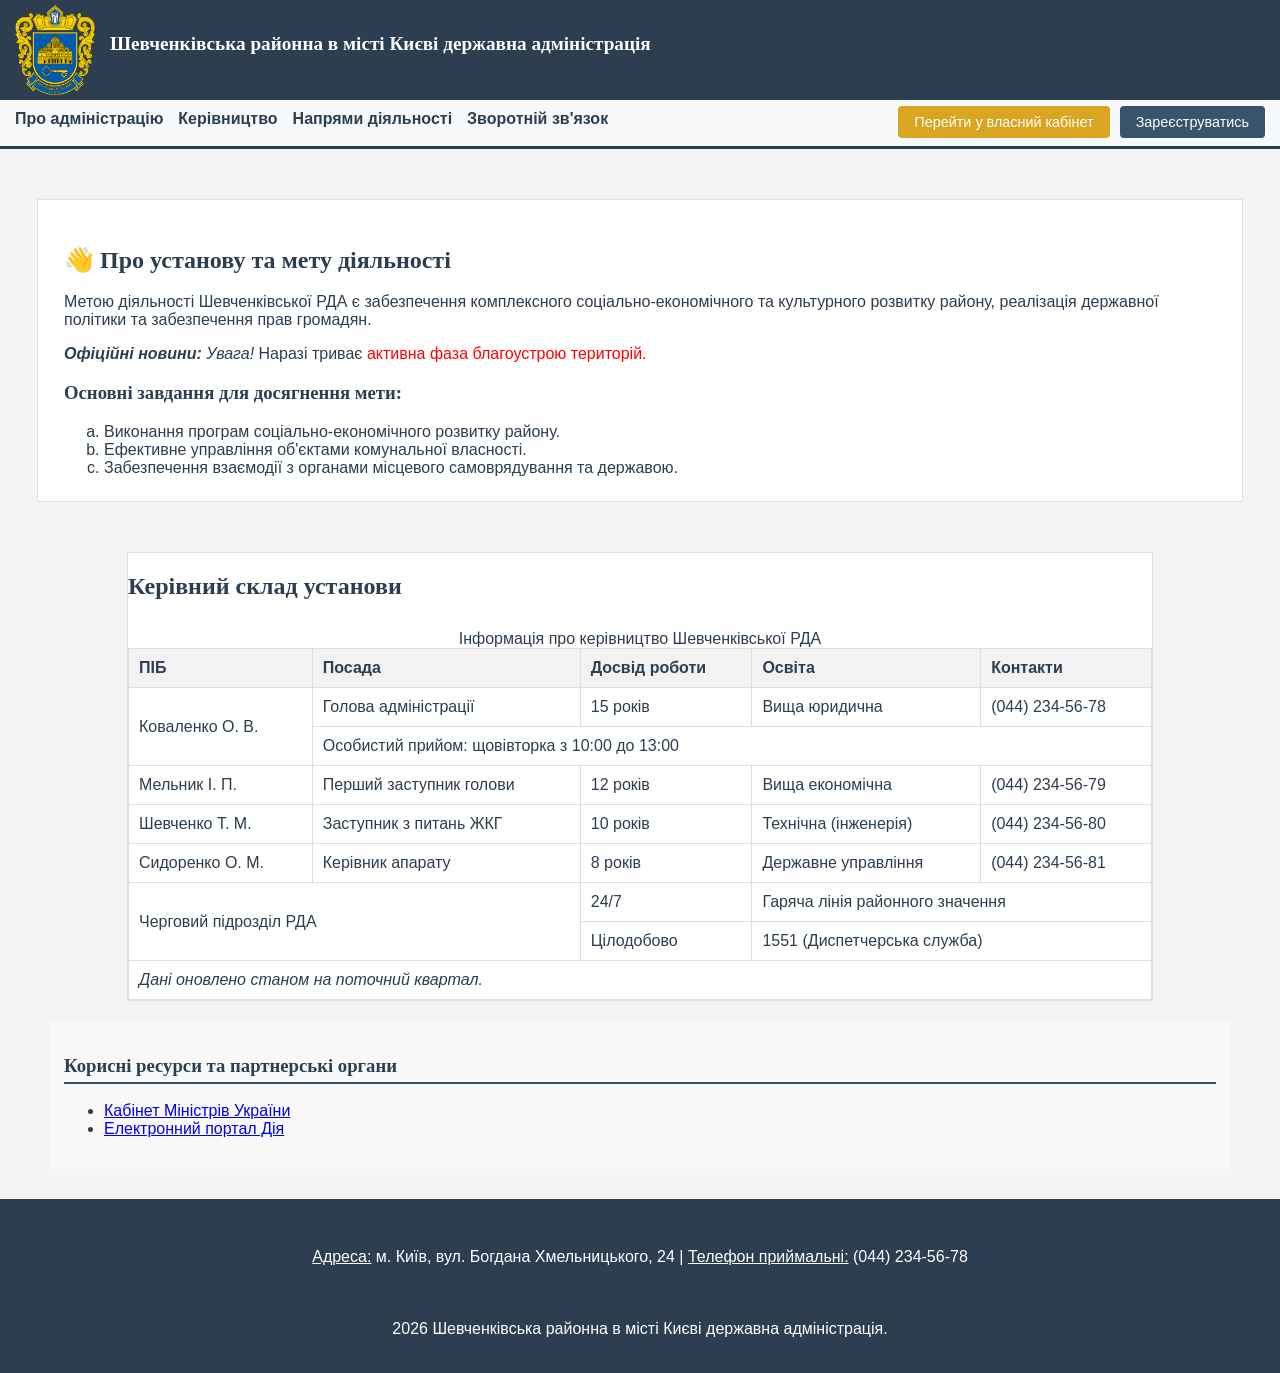
<file: index.html>
<!DOCTYPE html>

<html lang="uk">
<head>
    <meta charset="UTF-8">
    <meta name="viewport" content="width=device-width, initial-scale=1.0">
    <title>Шевченківська районна в місті Києві державна адміністрація</title>
    <link rel="stylesheet" href="style.css">
    <style>
        footer p {
            line-height: 1.6;
        }
    </style>
</head>

<body>
    <header class="main-header">
        <div class="gov-brand">
            <img src="1.png" alt="Логотип Шевченківської РДА" width="80" height="80">
            <h1>Шевченківська районна в місті Києві державна адміністрація</h1>
        </div>

        <div class="user-actions">
            <button type="button" class="btn-cabinet">Перейти у власний кабінет</button>
            <button type="button">Зареєструватись</button>
        </div>
        
        <nav>
            <a href="#about">Про адміністрацію</a>
            <a href="#leaders">Керівництво</a>
            <div class = "dropdown">
                <a href="activities.html" class="dropdown-btn">Напрями діяльності</a>
                <ul class = "dropdown-menu">
                    <li><a href = "activities.html#zhkg">Житлово-комунальне господарство та благоустрій</a></li>
                    <li><a href = "activities.html#social">Соціальний захист населення</a></li>
                    <li><a href = "activities.html#education">Освіта та гуманітарна політика</a></li>
                    <li><a href = "activities.html#health">Охорона здоров'я</a></li>
                    <li><a href = "activities.html#administration">ЦНАП та надання адміністративних послуг</a></li>
                </ul>
            </div> 
            <a href="feedback.html">Зворотній зв'язок</a>
        </nav>
    </header>

    <main class="content-container">
        <section id="about" class="about-section scrollable-content">
            <h2>Про установу та мету діяльності</h2>
            <p>
                Метою діяльності Шевченківської РДА є забезпечення комплексного соціально-економічного та культурного розвитку району, реалізація державної політики та забезпечення прав громадян.
            </p>
            <p>
                <i><b>Офіційні новини:</b></i> <em>Увага!</em> Наразі триває <span style="color: red;">активна фаза благоустрою територій.</span>
            </p>
            <h3>Основні завдання для досягнення мети:</h3>
            <ol type="a">
                <li>Виконання програм соціально-економічного розвитку району.</li>
                <li>Ефективне управління об'єктами комунальної власності.</li>
                <li>Забезпечення взаємодії з органами місцевого самоврядування та державою.</li>
            </ol>
        </section>

        <section id="leaders" class="leaders-section">
            <h2>Керівний склад установи</h2>
            <div class="table-wrapper">
                <table border="1">
                    <caption>Інформація про керівництво Шевченківської РДА</caption>
                    <thead>
                        <tr>
                            <th>ПІБ</th>
                            <th>Посада</th>
                            <th>Досвід роботи</th>
                            <th>Освіта</th>
                            <th>Контакти</th>
                        </tr>
                    </thead>
                    <tbody>
                        <tr>
                            <td rowspan="2">Коваленко О. В.</td>
                            <td>Голова адміністрації</td>
                            <td>15 років</td>
                            <td>Вища юридична</td>
                            <td>(044) 234-56-78</td>
                        </tr>
                        <tr>
                            <td colspan="4">Особистий прийом: щовівторка з 10:00 до 13:00</td>
                        </tr>
                        <tr>
                            <td>Мельник І. П.</td>
                            <td>Перший заступник голови</td>
                            <td>12 років</td>
                            <td>Вища економічна</td>
                            <td>(044) 234-56-79</td>
                        </tr>
                        <tr>
                            <td>Шевченко Т. М.</td>
                            <td>Заступник з питань ЖКГ</td>
                            <td>10 років</td>
                            <td>Технічна (інженерія)</td>
                            <td>(044) 234-56-80</td>
                        </tr>
                        <tr>
                            <td>Сидоренко О. М.</td>
                            <td>Керівник апарату</td>
                            <td>8 років</td>
                            <td>Державне управління</td>
                            <td>(044) 234-56-81</td>
                        </tr>
                        <tr>
                            <td colspan="2" rowspan="2">Черговий підрозділ РДА</td>
                            <td>24/7</td>
                            <td colspan="2">Гаряча лінія районного значення</td>
                        </tr>
                        <tr>
                            <td>Цілодобово</td>
                            <td colspan="2">1551 (Диспетчерська служба)</td>
                        </tr>
                    </tbody>
                    <tfoot>
                        <tr>
                            <td colspan="5"><i>Дані оновлено станом на поточний квартал.</i></td>
                        </tr>
                    </tfoot>
                </table>
            </div>
        </section>
    </main>

    <aside class="sidebar">
        <h3>Корисні ресурси та партнерські органи</h3>
        <ul>
            <li><a href="https://www.kmu.gov.ua" target="_blank">Кабінет Міністрів України</a></li>
            <li><a href="https://diia.gov.ua" target="_blank">Електронний портал Дія</a></li>
        </ul>
    </aside>

    <footer class="main-footer">
        <p class="contact-info" tabindex="0">
            <u>Адреса:</u> м. Київ, вул. Богдана Хмельницького, 24 | <u>Телефон приймальні:</u> (044) 234-56-78
        </p>
        <p>2026 Шевченківська районна в місті Києві державна адміністрація.</p>
    </footer>

    <script src="lab3.js"></script>
    <script src="index.js"></script>
</body>
</html>
</file>
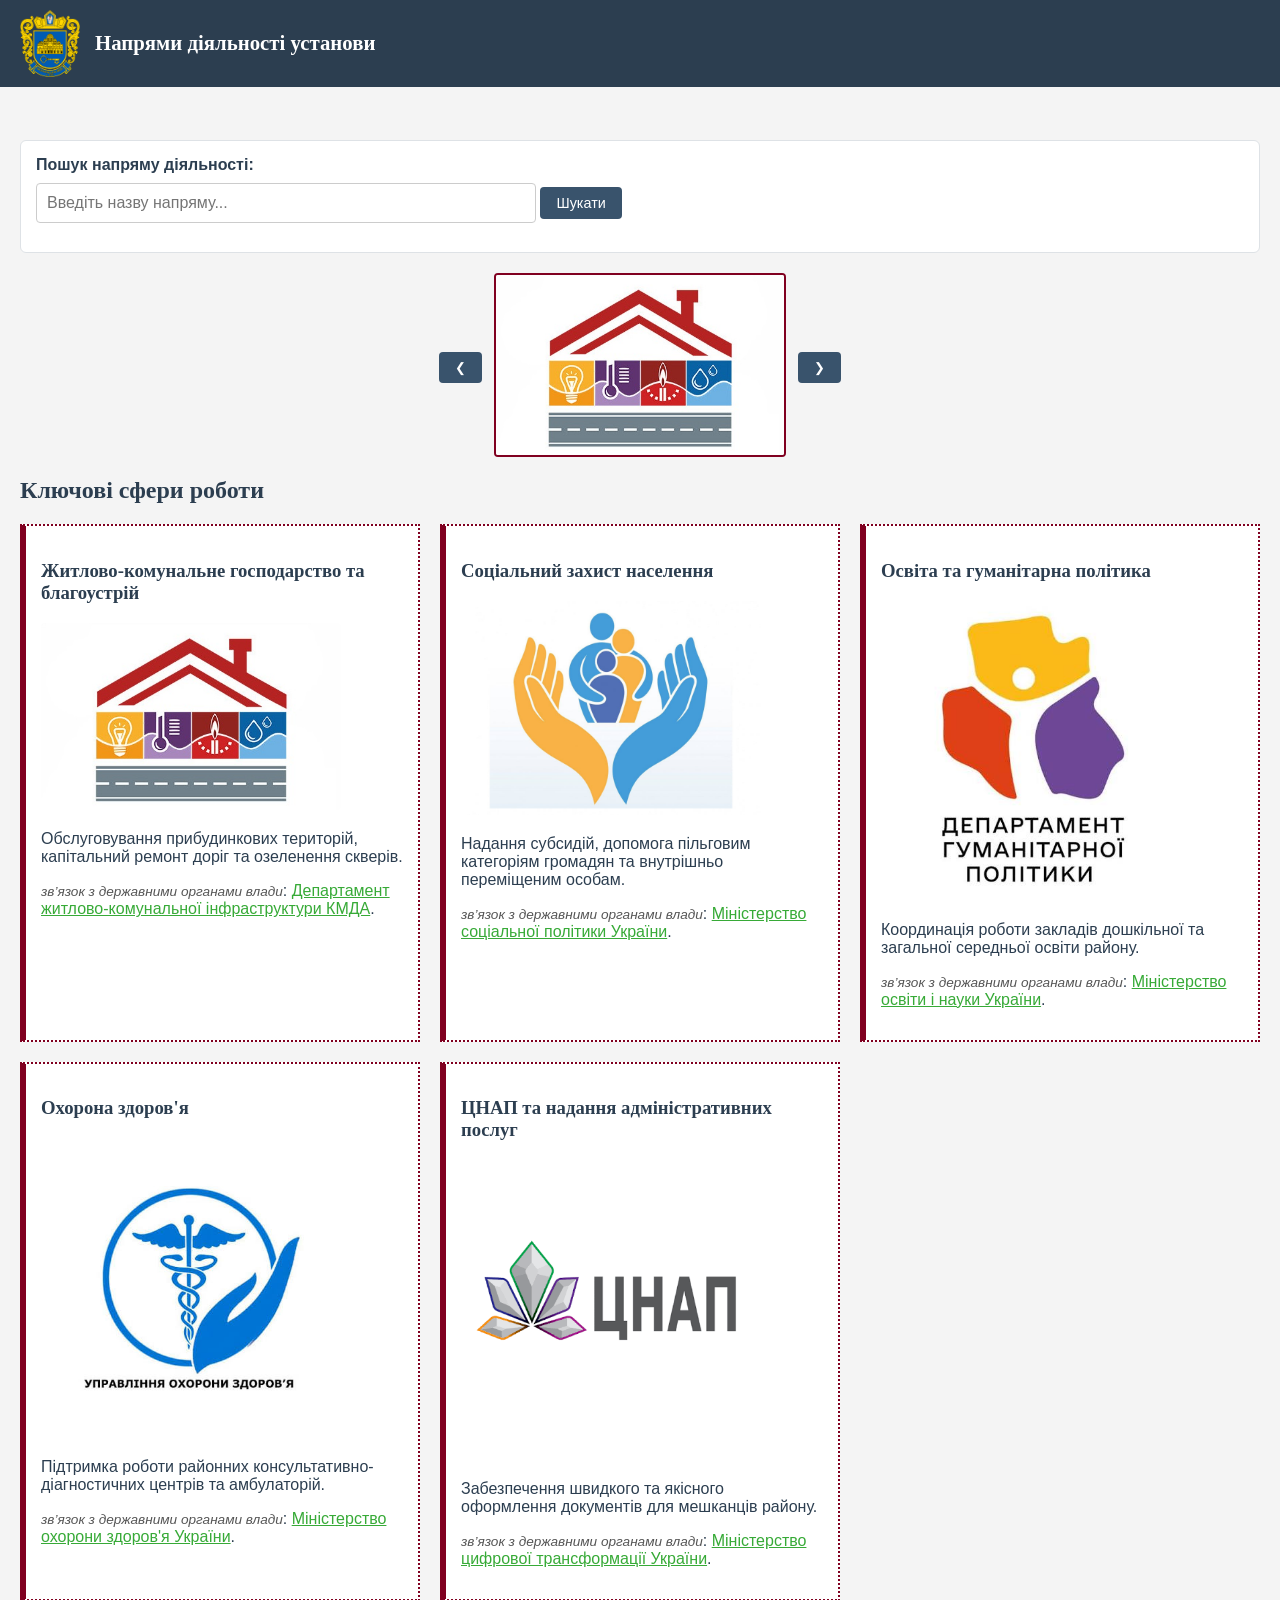
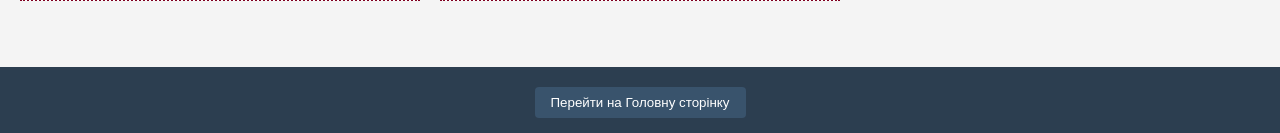
<file: activities.html>
<!DOCTYPE html>

<html lang="uk">
<head>
    <meta charset="UTF-8">
    <meta name="viewport" content="width=device-width, initial-scale=1.0">
    <title>Напрями діяльності — Шевченківська РДА</title>
    <link rel="stylesheet" href="style.css">
</head>

<body class="activities-page">
    <header class="fixed-header">
        <div class="header-brand">
            <img src="1.png" alt="Логотип Шевченківської РДА" width="60" height="60">
            <h1>Напрями діяльності установи</h1>
        </div>
    </header>

    <main class="activities-main">
        <div class="activity-search">
            <label for="activitySearch">Пошук напряму діяльності:</label>
            <input type="search" id="activitySearch" placeholder="Введіть назву напряму...">
            <button type="button">Шукати</button>
            <p id="searchMessage"></p>
        </div>

        <section class="carousel-section">
            <button class="carousel-btn prev-btn" id="prev-btn">&#10094;</button>

            <img id="carousel-img" src="img1.jpg" alt="Ремонт та благоустрій району">
            
            <button class="carousel-btn next-btn" id="next-btn">&#10095;</button>
        </section>

        <section id="activities-section">
            <h2>Ключові сфери роботи</h2>
            <ul class="activities-grid">
                <li>
                    <article class="activity-card" id = "zhkg">
                        <h3>Житлово-комунальне господарство та благоустрій</h3>
                        <img src="img1.jpg" alt="Ремонт та благоустрій району" width="300">
                        <p>Обслуговування прибудинкових територій, капітальний ремонт доріг та озеленення скверів.</p>
                        <p><span class="gov-relation">зв’язок з державними органами влади</span>: <a href="https://kyivcity.gov.ua" target="_blank">Департамент житлово-комунальної інфраструктури КМДА</a>.</p>
                    </article>
                </li>
                <li>
                    <article class="activity-card" id = "social">
                        <h3>Соціальний захист населення</h3>
                        <img src="img2.jpg" alt="Соціальна допомога" width="300">
                        <p>Надання субсидій, допомога пільговим категоріям громадян та внутрішньо переміщеним особам.</p>
                        <p><span class="gov-relation">зв’язок з державними органами влади</span>: <a href="https://www.msp.gov.ua" target="_blank">Міністерство соціальної політики України</a>.</p>
                    </article>
                </li>
                <li>
                    <article class="activity-card" id = "education">
                        <h3>Освіта та гуманітарна політика</h3>
                        <img src="img3.jpg" alt="Школи та дитячі садки" width="300">
                        <p>Координація роботи закладів дошкільної та загальної середньої освіти району.</p>
                        <p><span class="gov-relation">зв’язок з державними органами влади</span>: <a href="https://www.moe.gov.ua" target="_blank">Міністерство освіти і науки України</a>.</p>
                    </article>
                </li>
                <li>
                    <article class="activity-card" id = "health">
                        <h3>Охорона здоров'я</h3>
                        <img src="img4.jpg" alt="Охорона здоров'я" width="300">
                        <p>Підтримка роботи районних консультативно-діагностичних центрів та амбулаторій.</p>
                        <p><span class="gov-relation">зв’язок з державними органами влади</span>: <a href="https://www.moz.gov.ua" target="_blank">Міністерство охорони здоров'я України</a>.</p>
                    </article>
                </li>
                <li>
                    <article class="activity-card" id = "administration">
                        <h3>ЦНАП та надання адміністративних послуг</h3>
                        <img src="img5.png" alt="ЦНАП та адміністративні послуги" width="300">
                        <p>Забезпечення швидкого та якісного оформлення документів для мешканців району.</p>
                        <p><span class="gov-relation">зв’язок з державними органами влади</span>: <a href="https://thedigital.gov.ua" target="_blank">Міністерство цифрової трансформації України</a>.</p>
                    </article>
                </li>
            </ul>
        </section>
    </main>

    <footer class="main-footer">
        <button onclick="window.location.href='index.html'">Перейти на Головну сторінку</button>
        <script src="index.js"></script>
    </footer>

</body>
</html>
</file>
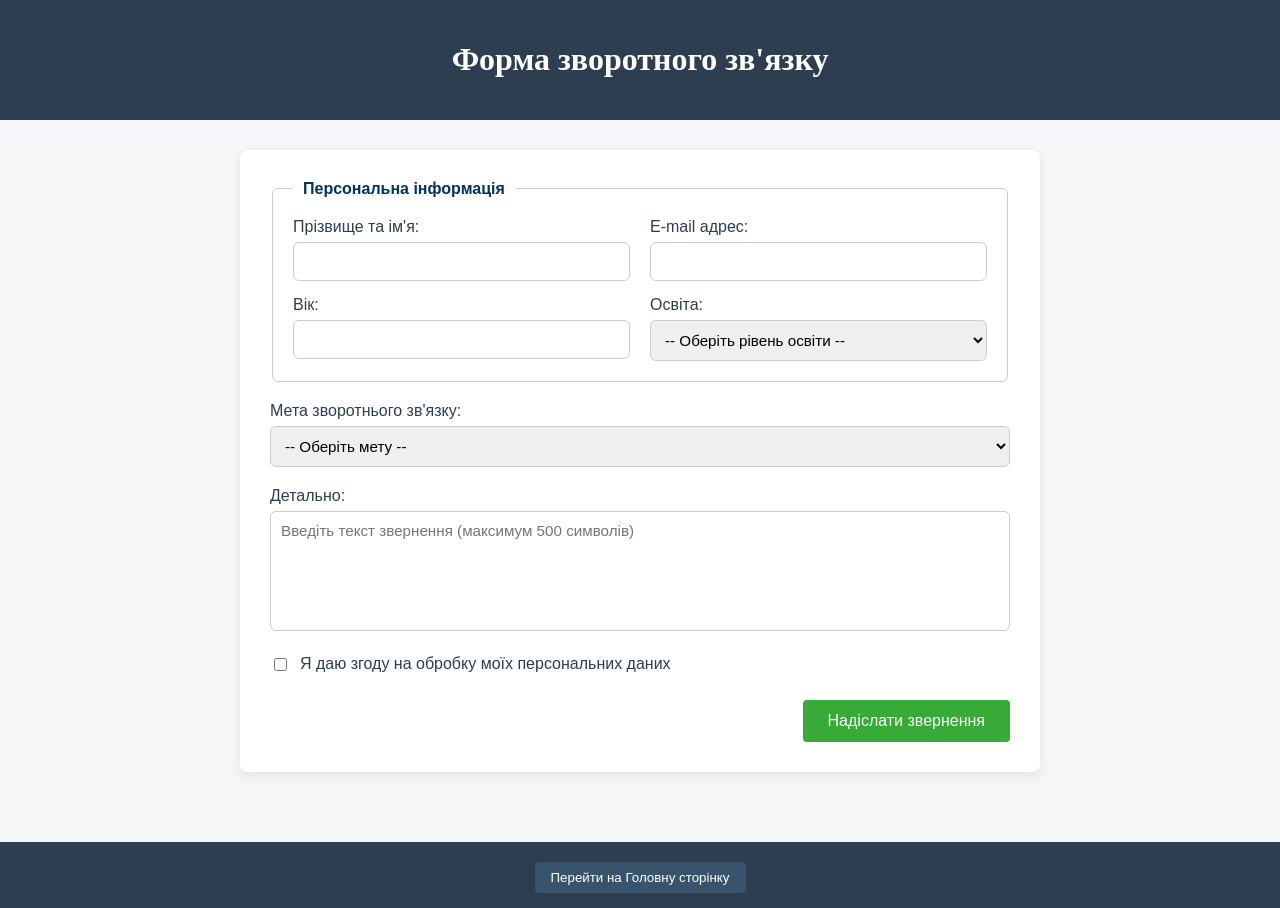
<file: feedback.html>
<!DOCTYPE html>

<html lang="uk">
<head>
    <meta charset="UTF-8">
    <meta name="viewport" content="width=device-width, initial-scale=1.0">
    <title>Зворотній зв'язок — Шевченківська РДА</title>
    <link rel="stylesheet" href="style.css">
</head>

<body class="feedback-page">
    <header class="feedback-header">
        <h1>Форма зворотного зв'язку</h1>
    </header>

    <main class="feedback-main">
        <section class="feedback-section">
            <form action="#" method="post" class="feedback-form">
                
                <fieldset class="form-group-fieldset">
                    <legend>Персональна інформація</legend>
                    
                    <div class="form-field">
                        <label for="fullname">Прізвище та ім'я:</label>
                        <input type="text" id="fullname" name="fullname" required>
                    </div>

                    <div class="form-field">
                        <label for="email">E-mail адрес:</label>
                        <input type="email" id="email" name="email" required>
                    </div>

                    <div class="form-field">
                        <label for="age">Вік:</label>
                        <input type="number" id="age" name="age" min="18" max="120" required>
                    </div>

                    <div class="form-field">
                        <label for="education">Освіта:</label>
                        <select id="education" name="education" required>
                        <option value="">-- Оберіть рівень освіти --</option>
                        <option value="basic">Повна</option>
                        <option value="incomplete">Неповна</option>
                        <option value="higher">Вища</option>
                        <option value="vocational">Професійна</option>
                    </select>
                </fieldset>

                <div class="form-field full-width">
                    <label for="goal">Мета зворотнього зв'язку:</label>
                    <select id="goal" name="goal" required>
                        <option value="">-- Оберіть мету --</option>
                        <option value="cooperation">Співпраця</option>
                        <option value="complaint_property">Скарга на порушення права власності</option>
                        <option value="suggestion">Пропозиція</option>
                        <option value="error_report">Наявність помилки</option>
                    </select>
                </div>

                <div class="form-field full-width">
                    <label for="details">Детально:</label>

                    <div class="details-wrapper">
                        <textarea 
                        id="details" 
                        name="details" 
                        maxlength="500" 
                        placeholder="Введіть текст звернення (максимум 500 символів)" 
                        required></textarea>

                        <span class="details-tooltip" role="status">
                            Вдячні за Ваш час! Конкретизуйте мету звернення, будь ласка.
                        </span>
                    </div>
                </div>

                <div class="form-field checkbox-field">
                    <label for="consent">
                        <input type="checkbox" id="consent" name="consent" required>
                        Я даю згоду на обробку моїх персональних даних
                    </label>
                </div>

                <div class="form-actions">
                    <input type="submit" value="Надіслати звернення" class="btn-submit">
                </div>
            </form>
        </section>
    </main>

    <footer class="main-footer">
        <button onclick="window.location.href='index.html'">Перейти на Головну сторінку</button>
    </footer>
    <script src="index.js"></script>
</body>
</html>
</file>
<file: style.css>
body{
    font-family: Arial, sans-serif;
    margin: 0;
    padding: 0;
    background-color: #f4f4f4;
    color: #2c3e50;
    min-width: 320px;
}

img {
    max-width: 100%;
    height: auto;
}

h1, h2, h3 {
    font-family: 'Georgia', serif;
}

.main-header{
    position: relative;
    top: 0;
    padding-top: 100px;
    padding-bottom: 8px;
    background-color: #f8f9fa;
    border-bottom: 3px solid #2c3e50;
    display: flex;
    flex-wrap: wrap;
    align-items: center;
    justify-content: space-between;
    padding-left: 15px;
    padding-right: 15px;
}

.gov-brand{
    position: absolute;
    top: 0;
    left: 0;
    right: 0;
    z-index: 10;
    height: 100px;
    background-color: #2c3e50;
    padding: 5px 15px;
    color: white;
    box-sizing: border-box;
    display: flex;
    align-items: center;
}

.gov-brand img{
    margin-right: 15px;
}

.gov-brand h1{
    font-size: 1.2rem;
    margin-top: 0;
}

.user-actions{
    order: 2;
    display: flex;
    gap: 10px;
    margin-left: auto;
}

button{
    margin-top: 5px;
    padding: 8px 16px;
    background-color: #39536c;
    color: white;
    border: none;
    -webkit-border-radius: 4px;
    -moz-border-radius: 4px;
    border-radius: 4px;
    cursor: pointer;
}

button[type="button"]{
    font-size: 0.9rem;
}

button[class*="cabinet"] {
    background-color: goldenrod;
}

button:hover {
    -webkit-box-shadow: 0 4px 8px rgba(0, 0, 0, 0.3);
    -moz-box-shadow: 0 4px 8px rgba(0, 0, 0, 0.3);
    -ms-box-shadow: 0 4px 8px rgba(0, 0, 0, 0.3);
    box-shadow: 0 4px 8px rgba(0, 0, 0, 0.3);
    font-weight: bold;
}

nav {
    order: 1;
    display: flex;
    flex-direction: row;
    align-items: center;
    gap: 15px;
    padding: 5px 0;
}

nav a {
    color: #2c3e50;
    text-decoration: none;
    font-weight: bold;
    padding: 5px 0;
}

#about {
    margin: 50px auto;
    padding: 2%;
    width: 90%;
    border: 1px solid #dee2e6;
    background-color: #ffffff;
}

#about h2::before{
    content: "👋 ";
    font-size: 1.5rem;
}

.scrollable-content{
    max-height: 250px;
    overflow-y: scroll;
}

.leaders-section{
    margin: 20px auto;
    width: 80%;
    border: 1px solid #dee2e6;
    background-color: #ffffff;
    -webkit-transition: -webkit-transform 0.3s ease;
    -moz-transition: -moz-transform 0.3s ease;
    -o-transition: -o-transform 0.3s ease;
    transition: transform 0.3s ease;
}

.leaders-section:hover{
    transform: scale(1.05);
    -webkit-transform: scale(1.05);
    -moz-transform: scale(1.05);
    -o-transform: scale(1.05);
    box-shadow: 0 6px 12px rgba(0,0,0,0.15);
}

.table-wrapper {
    width: 100%;
    overflow-x: auto;
}


table {
    width: 100%;
    border-collapse: collapse;
    margin-top: 10px;
}

th, td {
    padding: 10px;
    text-align: left;
    border: 1px solid #dddddd;
}

th {
    background-color: #f2f2f2;
}

aside > h3 {
    border-bottom: 2px solid #39536c;
    padding-bottom: 5px;
}

.sidebar{
    margin: 20px auto;
    width: 90%;
    background-color: #f9f9f9;
    padding: 15px;
}

.main-footer{
    text-align: center;
    background-color: #2c3e50;
    color: white;
    padding: 15px;
    margin-top: 30px;
}

@keyframes doubleBorderFocus{
    0%{
        border: 4px double transparent;
    }
    99%{
        border: 4px double transparent;
    }
    100%{
        border: 4px double black;
    }
}

@-webkit-keyframes doubleBorderFocus{
    0%{
        border: 4px double transparent;
    }
    99%{
        border: 4px double transparent;
    }
    100%{
        border: 4px double black;
    }
}

@-moz-keyframes doubleBorderFocus{
    0%{
        border: 4px double transparent;
    }
    99%{
        border: 4px double transparent;
    }
    100%{
        border: 4px double black;
    }
}

.contact-info {
    display: inline-block;
    padding: 10px;
    outline: none;
    border: 4px double transparent;
}

.contact-info:focus {
    -webkit-animation: doubleBorderFocus 3s forwards;
    -moz-animation: doubleBorderFocus 3s forwards;
    animation: doubleBorderFocus 3s forwards;
}

.dropdown {
    position: relative;
    display: inline-block;
}

.dropdown-menu {
    display: none;
    position: absolute;
    top: 100%;
    left: 0;
    background-color: #ffffff;
    min-width: 200px;
    box-shadow: 0 4px 8px rgba(0,0,0,0.15);
    -webkit-box-shadow: 0 4px 8px rgba(0,0,0,0.15);
    -moz-box-shadow: 0 4px 8px rgba(0,0,0,0.15);
    list-style: none;
    padding: 10px 0;
    margin: 0;
    z-index: 1000;
    border-radius: 4px;
    -webkit-border-radius: 4px;
    -moz-border-radius: 4px;
}

.dropdown-menu.active {
    display: block;
}

.dropdown-menu li a {
    color: #2c3e50;
    padding: 8px 15px;
    display: block;
    text-decoration: none;
}

.fixed-header{
    position: fixed;
    top: 0;
    left: 0;
    width: 100%;
    background-color: #2c3e50;
    color: white;
    z-index: 1000;
    padding: 10px 20px;
}

.header-brand{
    display: flex;
    align-items: center;
    gap: 15px;
}

.header-brand h1 {
    font-size: 1.3rem;
    margin: 0;
}

.carousel-section {
    display: flex;
    justify-content: center;
    align-items: center;
    margin-bottom: 20px;
    width: 100%;
    gap: 12px;
}

#carousel-img {
    max-height: 20vh;
    width: auto;
    border-radius: 4px;
    -webkit-border-radius: 4px;
    -moz-border-radius: 4px;
    border-color: #800020;
    border-width: 2px;
    border-style: solid;
    transition: opacity 0.5s ease-in-out;
    -webkit-transition: opacity 0.5s ease-in-out;
    -moz-transition: opacity 0.5s ease-in-out;
}

.carousel-section button {
    max-height: 5vh;
}

.activity-search{
    margin: 20px 0;
    padding: 15px;
    background-color: #ffffff;
    border: 1px solid #dee2e6;
    border-radius: 6px;
    -webkit-border-radius: 6px;
    -moz-border-radius: 6px;
}

.activity-search label {
    display: block;
    margin-bottom: 8px;
    font-weight: bold;
}

.activity-search input {
    width: 100%;
    max-width: 500px;
    padding: 10px;
    border: 1px solid #cccccc;
    border-radius: 4px;
    -webkit-border-radius: 4px;
    -moz-border-radius: 4px;
    font-size: 1rem;
}

#searchMessage {
    margin-bottom: 0;
    font-size: 0.9rem;
}

.activities-main {
    margin-top: 100px;
    padding: 20px;
}

.activities-grid{
    list-style: none;
    padding: 0;
    display: grid;
    grid-template-columns: repeat(auto-fill, minmax(300px, 1fr));
    gap: 20px;
}

.activity-card{
    background-color: #ffffff;
    padding: 15px;
    height: 100%;
    box-sizing: border-box;
    border-style: dotted;
    border-width: 2px;
    border-color: #800020;
    border-left-style: solid;
    border-left-width: 6px;
}

.gov-relation {
    font-weight: 300;
    font-size: 0.85em;
    font-style: italic;
    color: #555555;
}

.activity-card img{
    max-width: 100%;
    height: auto;
    border-radius: 4px;
    -webkit-border-radius: 4px;
    -moz-border-radius: 4px;
    filter: brightness(1);
    transition: filter 0.3s ease;
    -webkit-transition: filter 0.3s ease;
    -moz-transition: filter 0.3s ease;
}

.activity-card img:hover{
    filter: brightness(0.75);
}

.activity-card a:link{
    color: #37aa37;
    text-decoration: underline;
}


.feedback-page{
    background-color: #f4f6f8;
}

.feedback-header{
    background-color: #2c3e50;
    color: white;
    text-align: center;
    padding: 20px 10px;
    margin-bottom: 30px;
}

.feedback-main{
    max-width: 800px;
    margin: 0 auto;
    padding: 0 20px 40px 20px;
}

.feedback-section{
    background-color: #ffffff;
    border-radius: 8px;
    -webkit-border-radius: 8px;
    -moz-border-radius: 8px;
    padding: 30px;
    box-shadow: 0 4px 12px rgba(0, 0, 0, 0.08);
    -webkit-box-shadow: 0 4px 12px rgba(0, 0, 0, 0.08);
    -moz-box-shadow: 0 4px 12px rgba(0, 0, 0, 0.08);
}

.feedback-form{
    display: flex;
    flex-flow: row wrap;
    justify-content: space-between;
    align-items: flex-start;
    gap: 20px;
}

.form-group-fieldset{
    width: 100%;
    border: 1px solid #cccccc;
    border-radius: 6px;
    -webkit-border-radius: 6px;
    -moz-border-radius: 6px;
    padding: 20px;
    box-sizing: border-box;
    display: flex;
    flex-flow: row wrap;
    gap: 15px 20px;
}

.form-group-fieldset legend {
    font-weight: bold;
    color: #003366;
    padding: 0 10px;
}

.form-field{
    display: flex;
    flex-direction: column;
    flex-grow: 1;
    flex-shrink: 0;
    flex-basis: calc(40%);
    min-width: 250px;
}

.form-field.full-width {
    flex-basis: 100%;
}

.form-field label {
    font-weight: 500;
    margin-bottom: 6px;
    color: #2c3e50;
}

.form-field input[type="text"],
.form-field input[type="email"],
.form-field input[type="number"],
.form-field select,
.form-field textarea {
    padding: 10px;
    border: 1px solid #cccccc;
    border-radius: 6px;
    -webkit-border-radius: 6px;
    -moz-border-radius: 6px;
    font-family: inherit;
    font-size: 0.95rem;
    box-sizing: border-box;
    width: 100%;
}

.form-field textarea {
    resize: none;
    min-height: 120px;
}

.details-wrapper {
    position: relative;
    width: 100%;
}

.details-tooltip {
    display: none;
    position: absolute;
    left: calc(100% + 12px);
    top: 0;
    width: 220px;
    padding: 10px;
    box-sizing: border-box;
    background-color: #2c3e50;
    color: white;
    border-radius: 5px;
    -webkit-border-radius: 5px;
    -moz-border-radius: 5px;
    font-size: 0.85rem;
    line-height: 1.4;
    z-index: 10;
}

.checkbox-field {
    flex-basis: 100%;
    align-self: center;
    order: 5;
}

.checkbox-field label {
    display: inline-flex;
    align-items: center;
    gap: 10px;
    cursor: pointer;
}

.form-actions {
    flex-basis: 100%;
    display: flex;
    justify-content: flex-end;
    order: 6;
}

.btn-submit {
    background-color: #37aa37;
    color: white;
    font-size: 1rem;
    padding: 12px 25px;
    border: none;
    border-radius: 4px;
    -webkit-border-radius: 4px;
    -moz-border-radius: 4px;
    cursor: pointer;
    transition: background-color 0.3s ease, box-shadow 0.3s ease, font-weight 0.3s ease;
    -webkit-transition: background-color 0.3s ease, box-shadow 0.3s ease, font-weight 0.3s ease;
    -moz-transition: background-color 0.3s ease, box-shadow 0.3s ease, font-weight 0.3s ease;
}

[class|="btn"]:hover{
    box-shadow: 0 4px 8px rgba(0, 0, 0, 0.3);
    -webkit-box-shadow: 0 4px 8px rgba(0, 0, 0, 0.3);
    -moz-box-shadow: 0 4px 8px rgba(0, 0, 0, 0.3);
    font-weight: bold;
}

@media only screen and (max-width: 1024px) {
    #about,
    .leaders-section,
    .sidebar {
        width: 95%;
        padding: 15px;
    }

    .details-tooltip {
        position: relative;
        left: 0;
        top: 5px;
        width: 100%;
    }

    .user-actions {
        order: 1;
        margin-left: 0;
        width: 100%;
        justify-content: center;
    }

    nav {
        order: 2;
        flex-direction: row;
        align-items: center;
        text-align: center;
        justify-content: center;
        width: 100%;
        gap: 10px;
    }
}

@media only screen and (max-width: 768px) {
    .main-header {
        padding-top: 130px;
    }

    .gov-brand {
        height: auto;
        padding: 20px;
    }

    .gov-brand h1,
    .header-brand h1,
    .feedback-header h1 {
        font-size: 1.2rem;
        margin-top: 5px;
    }
    
    .activities-grid {
        grid-template-columns: repeat(auto-fill, minmax(280px, 1fr));
    }

    .feedback-form {
        flex-direction: column;
    }

    .form-field {
        flex-basis: 100%;
        min-width: 100%;
    }

    .feedback-section {
        padding: 20px;
    }

}

@media only screen and (max-width: 600px) {
    .activities-grid {
        grid-template-columns: 1fr;
    }

    .gov-brand h1,
    .header-brand h1,
    .feedback-header h1 {
        font-size: 1.1rem;
    }

    .form-field {
        min-width: 100%;
    }
    th, td {
        padding: 6px 8px;
        font-size: 0.85rem;
    }

    #about,
    .leaders-section,
    .sidebar {
        width: 100%;
        margin: 15px auto;
        box-sizing: border-box;
    }
}

@media only screen and (max-width: 480px) {
    .gov-brand {
        height: auto;
        min-height: 100px;
        flex-direction: column;
        align-items: center;
        text-align: center;
        padding: 8px 10px;
    }

    .gov-brand img {
        margin-right: 0;
        margin-bottom: 5px;
        width: 50px;
        height: 50px;
    }

    .gov-brand h1,
    .header-brand h1,
    .feedback-header h1 {
        font-size: 1rem;
        line-height: 1.2;
    }

    .main-header {
        padding-top: 140px;
    }

    .user-actions {
        flex-direction: column;
        width: 100%;
        gap: 6px;
    }

    .user-actions button {
        font-size: 0.85rem;
        padding: 6px 10px;
        width: 100%;
    }

    nav {
        gap: 6px;
        flex-direction: column;
    }

    nav a, .dropdown-btn {
        font-size: 0.9rem;
        padding: 4px;
    }

    .feedback-section,
    .form-group-fieldset,
    .activities-main {
        padding: 12px;
    }
}
</file>
